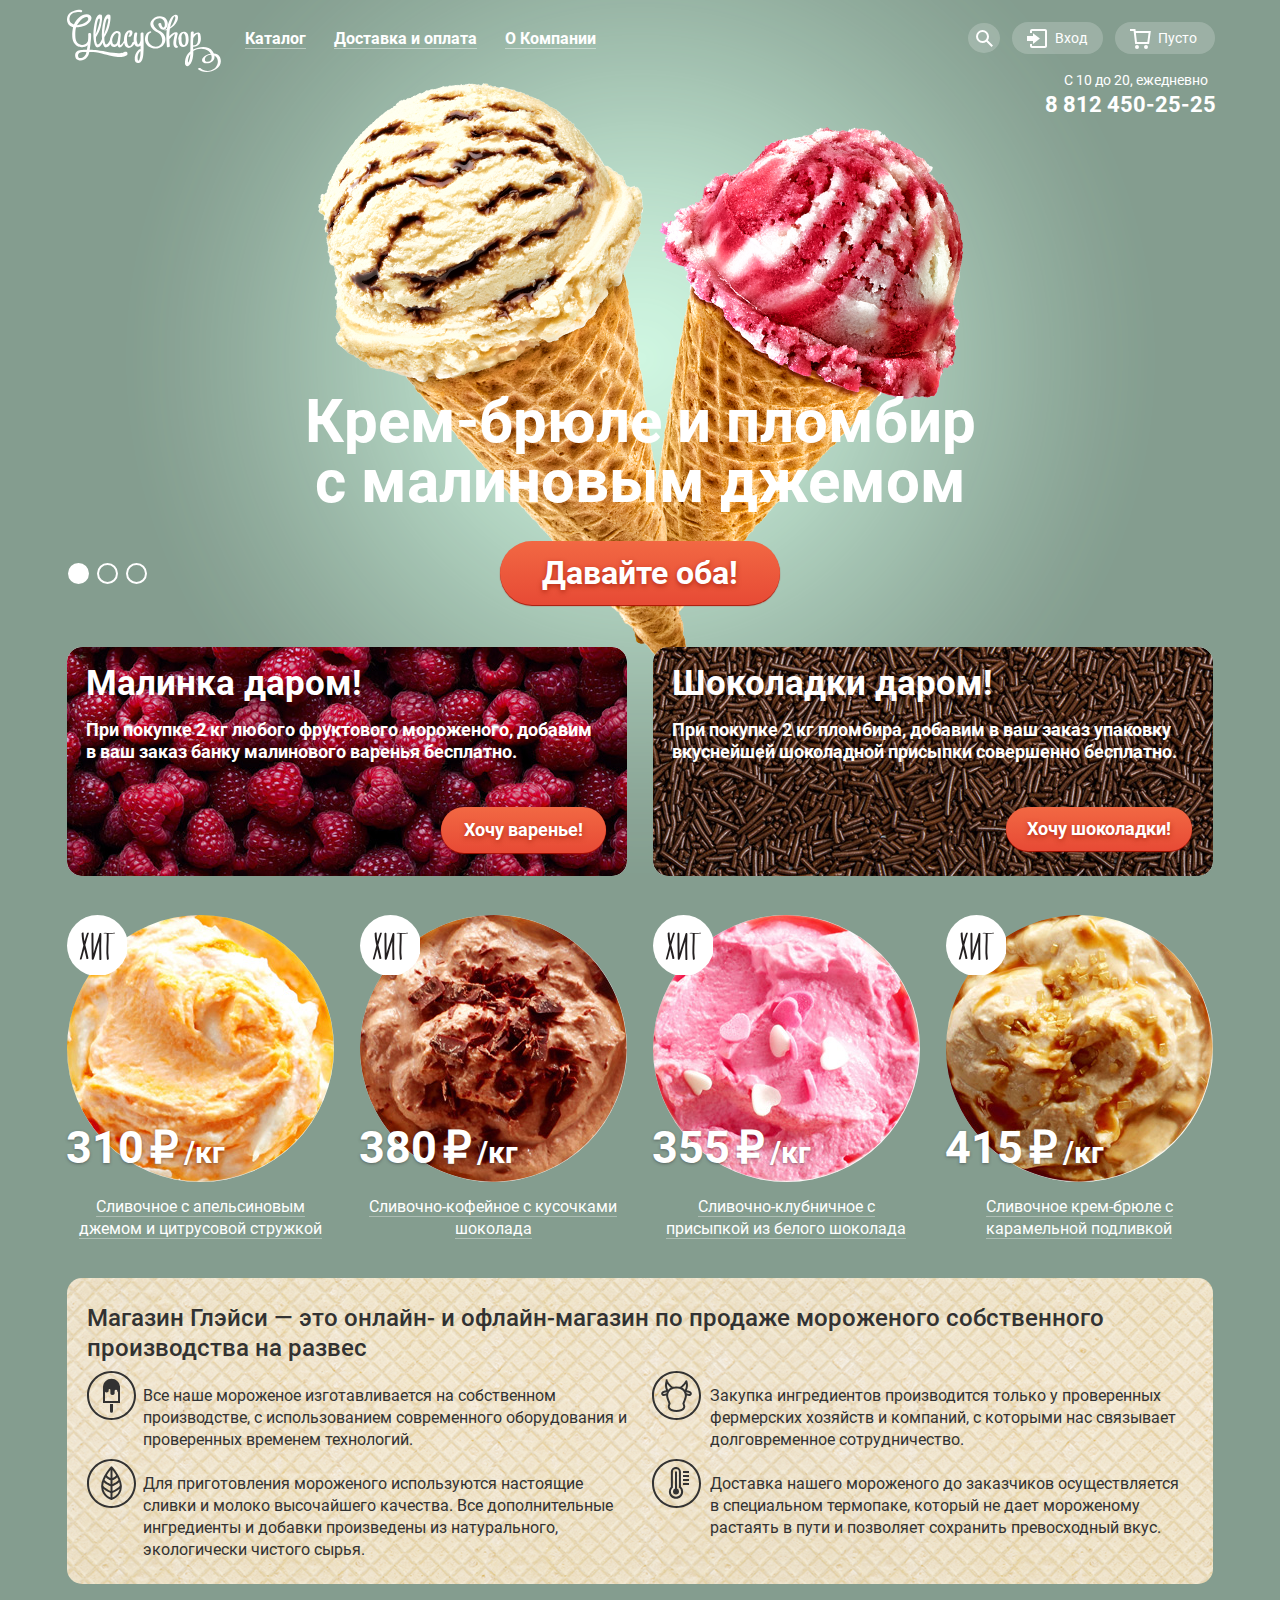
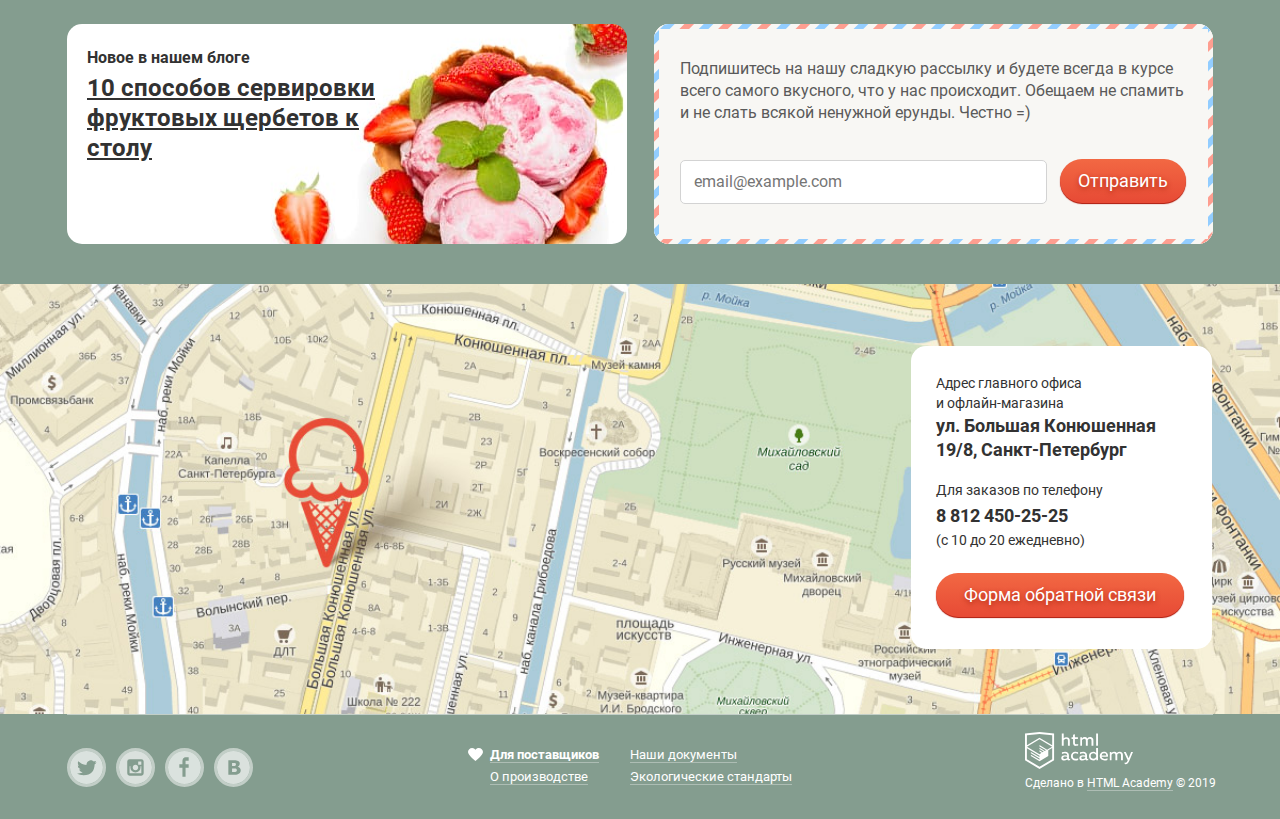
<file: index.html>
<!DOCTYPE html>
<html lang="ru">
  <head>
    <meta charset="utf-8">
    <title>HTML Academy: Глейси</title>
    <link rel="stylesheet" href="css/normalize.css">
    <link rel="stylesheet" href="css/style.min.css">
  </head>
  <body>
    <input class="visually-hidden" type="radio" id="product-1" name="toggle" checked>
    <input class="visually-hidden" type="radio" id="product-2" name="toggle">
    <input class="visually-hidden" type="radio" id="product-3" name="toggle">
    <div class="site-wrapper">
      <header class="main-header" aria-label="Шапка сайта">
        <nav class="main-navigation" aria-label="Навигация">
          <a  class="main-header-logo">
            <img src="img/index-logo.svg" width="154" height="64" alt="Логотип магазина 'Глейси'">
          </a>
          <div class="navigation-container">
            <ul class="site-navigation" aria-label="Навигация по сайту">
              <li class="navigation-item catalog-item">
                <a href="catalog.html" aria-label="Ссылка на каталог мороженного">
                  <span class="navigation-label">Каталог</span>
                </a>
                <ul class="subnavigation" aria-label="Новинки">
                  <li class="subnavigation-item">
                    <p>Новинки</p>
                  </li>
                  <li class="subnavigation-item">
                    <a href="catalog.html">Сливочное</a>
                  </li>
                  <li class="subnavigation-item">
                    <a href="#">Щербеты</a>
                  </li>
                  <li class="subnavigation-item">
                    <a href="#">Фруктовый лед</a>
                  </li>
                  <li class="subnavigation-item">
                    <a href="#">Мелорин</a>
                  </li>
                </ul>
              </li>
              <li class="navigation-item">
                <a href="delivery.html">
                  <span class="navigation-label" aria-label="Ссылка на страницу с информацией о доставке и оплате">Доставка и оплата</span>
                </a>
              </li>
              <li class="navigation-item">
                <a href="about.html" aria-label="Ссылка на страницу с информацией о компании">
                  <span class="navigation-label">О Компании</span>
                </a>
              </li>
            </ul>
            <ul class="user-navigation" aria-label="Пользовательская навигация">
              <li class="search-panel">
                <a class="search-button" href="#" aria-label="Кнопка поиска">
                  <span class="visually-hidden">Найти</span>
                  <svg xmlns="http://www.w3.org/2000/svg" xmlns:xlink="http://www.w3.org/1999/xlink" width="17" height="17" aria-label="Кнопка поиска" viewBox="0 0 17 17"><path fill="#FFF" d="M16.958 15.527L11.75 10.32A6.455 6.455 0 0 0 13 6.5 6.5 6.5 0 1 0 6.5 13a6.465 6.465 0 0 0 3.839-1.263l5.205 5.204 1.414-1.414zM6.5 11C4.019 11 2 8.981 2 6.5S4.019 2 6.5 2 11 4.019 11 6.5 8.981 11 6.5 11z"/></svg>
                </a>
                <ul class="search-field" aria-label="Панель поиска">
                  <li>
                    <h2 class="visually-hidden">Поиск</h2>
                    <form name="search" method="post" action="https://echo.htmlacademy.ru">
                      <input type="search" name="search-text" placeholder="Что ищем?" aria-label="Поиск по сайту">
                    </form>
                  </li>
                </ul>
              </li>
              <li class="login">
                <a class="login-button" href="user-login.html" aria-label="Кнопка вызова формы входа">Вход</a>
                <ul class="login-form">
                  <li>
                    <h2 class="visually-hidden">Личный кабинет</h2>
                    <form name="login" method="post" action="https://echo.htmlacademy.ru" aria-label="Форма входа на сайт">
                      <p class="login-item">
                        <label for="login-email" class="visually-hidden">Электронная почта</label>
                        <input type="email" name="login-email" id="login-email" placeholder="Электронная почта" required>
                      </p>
                      <p class="login-item">
                        <label for="login-password" class="visually-hidden">Пароль</label>
                        <input type="password" name="login-password" id="login-password" placeholder="Пароль" required>
                      </p>
                      <div class="links-wrapper">
                        <p class="links">
                          <a href="#" class="login-form-forgot">Забыли пароль?</a>
                          <a href="#" class="login-form-sin-up">Новая регистрация</a>
                        </p>
                        <button class="button login" type="submit">Войти</button>
                      </div>
                    </form>
                  </li>
                </ul>
              </li>
              <li class="cart empty-cart">
                <a class="cart-button" href="#" aria-label="Корзина">Пусто</a>
              </li>
            </ul>
          </div>
        </nav>
      </header>
      <main aria-label="Тело старницы">
        <div class="container" aria-label="Основная иформация">
          <section class="common-information">
            <h2 class="visually-hidden">Информация для клиентов</h2>
            <div class="user-info no-breadcrumbs">
              <div class="main-contacts"  aria-label="График работы и телефон магазина">
                <p> С 10 до 20, ежедневно </p>
                <p>
                  <a href="tel:+78124502525" aria-label="Телефон магазина"> 8 812 450-25-25</a>
                </p>
              </div>
            </div>
            <h1 class="visually-hidden">Интернет-магазин мороженого "Глейси"</h1>
            <section class="slider">
              <h2 class="visually-hidden">Наше мороженое</h2>
              <div class="slider-controls" aria-label="Управление слайдами">
                <label for="product-1">Первый</label>
                <label for="product-2">Второй</label>
                <label for="product-3">Третий</label>
              </div>
              <ul class="slider-list" aria-label="Слайды">
                <li class="slider-item slide" id="slide1">
                  <h3 class="slide-title">Крем-брюле и пломбир с малиновым джемом</h3>
                  <a class="button slide-button" href="#" aria-label="Купить">Давайте оба!</a>
                </li>
                <li class="slider-item slide" id="slide2">
                  <h3 class="slide-title">Шоколадный пломбир и лимонный сорбет</h3>
                  <a class="button slide-button" href="#" aria-label="Купить">Давайте оба!</a>
                </li>
                <li class="slider-item slide" id="slide3">
                  <h3 class="slide-title">Пломбир с помадкой и клубничный щербет</h3>
                  <a class="button slide-button" href="#" aria-label="Купить">Давайте оба!</a>
                </li>
              </ul>
            </section>
          </section>
          <section class="spetial-offer">
            <h2 class="visually-hidden">Специальное предложение</h2>
            <div class="spetial-offer-raspberries" aria-label="Первое специальное предложение">
              <p class="offer-lead">Малинка даром!</p>
              <p>При покупке 2 кг любого фруктового мороженого, добавим в ваш заказ банку малинового варенья бесплатно.</p>
              <a href="#" class="button want-raspberies" aria-label="Купить">Хочу варенье!</a>
            </div>
            <div class="spetial-offer-chocolate">
              <p class="offer-lead">Шоколадки даром!</p>
              <p>При покупке 2 кг пломбира, добавим в ваш заказ упаковку вкуснейшей шоколадной присыпки совершенно бесплатно.</p>
              <a href="#" class="button want-chocolate" aria-label="Купить">Хочу шоколадки!</a>
            </div>
          </section>
          <section class="hits">
            <h2 class="visually-hidden">Лучшие предложения</h2>
            <ul class="catalog" aria-label="Каталог лучших предложений">
              <li class="ice-cream-card best-offers">
                <img class="ice-cream-img" src="img/product-1.jpg" width="267" height="267" alt="Сливочное с апельсиновым джемом и цитрусовой стружкой">
                <p class="price">
                  <span class="value">310 &#8381;</span>
                  <span class="weight">/кг</span>
                </p>
                <p class="description">
                  <a href="#">Сливочное с апельсиновым джемом и цитрусовой стружкой</a>
                </p>
                <a href="#" class="button fast-view" aria-label="Ссылка на страницу товара"> Быстрый просмотр</a>
              </li>
              <li class="ice-cream-card best-offers">
                <img class="ice-cream-img" src="img/product-2.jpg" width="267" height="267" alt="Сливочно-кофейное с кусочками шоколада">
                <p class="price">
                  <span class="value">380 &#8381;</span>
                  <span class="weight">/кг</span>
                </p>
                <p class="description">
                  <a href="#">Сливочно-кофейное с кусочками шоколада</a>
                </p>
                <a href="#" class="button fast-view" aria-label="Ссылка на страницу товара"> Быстрый просмотр</a>
              </li>
              <li class="ice-cream-card best-offers">
                <img class="ice-cream-img" src="img/product-3.jpg" width="267" height="267" alt="Сливочно-клубничное с присыпкой из белого шоколада">
                <p class="price">
                  <span class="value">355 &#8381;</span>
                  <span class="weight">/кг</span>
                </p>
                <p class="description">
                  <a href="#">Сливочно-клубничное с присыпкой из белого шоколада</a>
                </p>
                <a href="#" class="button fast-view" aria-label="Ссылка на страницу товара"> Быстрый просмотр</a>
              </li>
              <li class="ice-cream-card best-offers">
                <img class="ice-cream-img" src="img/product-4.jpg" width="267" height="267" alt="Сливочное крем-брюле с карамельной подливкой">
                <p class="price">
                  <span class="value">415 &#8381;</span>
                  <span class="weight">/кг</span>
                </p>
                <p class="description">
                  <a href="#">Сливочное крем-брюле с карамельной подливкой</a>
                </p>
                <a href="#" class="button fast-view" aria-label="Ссылка на страницу товара"> Быстрый просмотр</a>
              </li>
            </ul>
          </section>
          <section class="advantages">
            <h2 class="visually-hidden">Наши преимущества</h2>
            <p class="advantages-lead" >Магазин Глэйси — это онлайн- и офлайн-магазин по продаже мороженого собственного производства на развес</p>
            <ul class="advantages-list">
              <li class="first" >
                <p>Все наше мороженое изготавливается на собственном производстве, с использованием современного оборудования и проверенных временем технологий.</p>
              </li>
              <li class="second">
                <p>Закупка ингредиентов  производится только у проверенных фермерских хозяйств и компаний, с которыми нас связывает долговременное сотрудничество.</p>
              </li>
              <li class="third">
                <p>  Для приготовления мороженого используются настоящие сливки и молоко высочайшего качества. Все дополнительные ингредиенты и добавки произведены из натурального, экологически чистого сырья.</p>
              </li>
              <li class="fourth">
                <p>Доставка нашего мороженого до заказчиков осуществляется в специальном термопаке, который не дает мороженому растаять в пути и позволяет сохранить превосходный вкус.</p>
              </li>
            </ul>
          </section>
          <section class="useful-information">
            <h2 class="visually-hidden">Полезная информация</h2>
            <article class="news">
              <h3>Новое в нашем блоге</h3>
              <a href="#" class="more-information">10 способов сервировки фруктовых щербетов к столу</a>
            </article>
            <div class="subscribe-form" >
              <p>
                Подпишитесь на нашу сладкую рассылку и будете всегда в курсе всего самого
                вкусного, что у нас происходит. Обещаем не спамить и не слать всякой
                ненужной ерунды. Честно =)
              </p>
              <form name="subscribe" method="post" action="https://echo.htmlacademy.ru" aria-label="Форма подписки на рассылку">
                <label for="subscribe-email" class="visually-hidden">Электронная почта</label>
                <input type="email" name="subscribe-email" id="subscribe-email" placeholder="email@example.com" required>
                <button type="submit" class="button subscribe-button" name="subscribe-submit">Отправить</button>
              </form>
            </div>
          </section>
        </div>
        <section class="map">
          <h2 class="visually-hidden">Как нас найти</h2>
          <div class="map-inner" aria-label="Интерактивная карта Google">
            <iframe src="https://www.google.com/maps/embed?pb=!1m18!1m12!1m3!1d1998.598942412403!2d30.320894616187918!3d59.938796869047835!2m3!1f0!2f0!3f0!3m2!1i1024!2i768!4f13.1!3m3!1m2!1s0x4696310fca5ba729%3A0xea9c53d4493c879f!2z0JHQvtC70YzRiNCw0Y8g0JrQvtC90Y7RiNC10L3QvdCw0Y8g0YPQuy4sIDE5LCDQodCw0L3QutGCLdCf0LXRgtC10YDQsdGD0YDQsywgMTkxMTg2!5e0!3m2!1sru!2sru!4v1511716025084"  height="430" style="border:0; width:100%;" allowfullscreen></iframe>
          </div>
          <div class="map-wrapper">
            <div class="map-legend">
              <p class="map-legend-address">
                Адрес главного офиса <br> и офлайн-магазина
                <strong>ул. Большая Конюшенная 19/8, Санкт-Петербург</strong>
              </p>
              <p class="map-legend-contacts">
                Для заказов по телефону
                <a href="tel:+78124502525"> 8 812 450-25-25</a>
                (с 10 до 20 ежедневно)
              </p>
              <a href="feedback.html" class="button callback-form-button">Форма обратной связи</a>
            </div>
          </div>
        </section>
      </main>
      <footer class="main-footer" aria-label="Подвал сайта">
        <div class="social-wrapper" aria-label="Социальные сети">
          <ul class="footer-social">
            <li class="twitter">
              <a class="social-button" href="#">
                <span class="social twitter visually-hidden">Twitter</span>
                <svg xmlns="http://www.w3.org/2000/svg" width="34" height="34" viewBox="0 0 33 33"><path class="icon-path" d="M16 0C7.164 0 0 7.164 0 16c0 8.837 7.164 16 16 16 8.837 0 16-7.163 16-16 0-8.836-7.163-16-16-16zm7.944 12.809c-.251 6.516-3.463 10.832-10.992 10.702h-.486c-.447 0-4.543-.443-5.344-1.823 2.479.19 4.247-.406 5.12-1.136-1.048-.289-2.923-.461-3.251-2.848.384.104.618.221 1.299.113-1.307-.824-2.758-1.519-2.679-3.643.311.317 1.164.518 1.46.457-.768-.233-2.149-3.244-.974-4.781 1.984 1.79 4.075 3.482 7.804 3.643.227-2.214 1.24-3.699 3.168-4.325 1.84-.479 3.255.26 3.901 1.138.737-.224 1.453-.466 2.193-.685-.004.833-.569 1.463-.935 1.709.747.165 1.423-.475 1.423-.475-.184.963-1.094 1.725-1.707 1.954z"/></svg>
              </a>
            </li>
            <li class="insta">
              <a class="social-button" href="#">
                <span class="social insta visually-hidden">Instagramm</span>
                <svg xmlns="http://www.w3.org/2000/svg" width="34" height="34" viewBox="0 0 33 33"><g class="icon-path"><path d="M20.916 16a4.938 4.938 0 1 1-9.877 0c0-.394.051-.773.138-1.14h-.897v6.838h11.396V14.86h-.897c.086.367.137.746.137 1.14z"/><path d="M15.978 18.659c1.466 0 2.659-1.193 2.659-2.659s-1.193-2.659-2.659-2.659c-1.466 0-2.659 1.193-2.659 2.659s1.192 2.659 2.659 2.659zM18.637 10.302h3.039v3.039h-3.039z"/><path d="M16 0C7.164 0 0 7.164 0 16c0 8.837 7.164 16 16 16 8.837 0 16-7.163 16-16 0-8.836-7.163-16-16-16zm7.955 21.698a2.285 2.285 0 0 1-2.279 2.279H10.279A2.285 2.285 0 0 1 8 21.698V10.302a2.286 2.286 0 0 1 2.279-2.279h11.396a2.286 2.286 0 0 1 2.279 2.279v11.396z"/></g></svg>
              </a>
            </li>
            <li class="fb">
              <a class="social-button" href="#">
                <span class="social facebook visually-hidden">Facebook</span>
                <svg xmlns="http://www.w3.org/2000/svg" width="34" height="34" viewBox="0 0 33 33"><path class="icon-path" d="M16 0C7.164 0 0 7.163 0 16s7.164 16 16 16c8.837 0 16-7.164 16-16S24.837 0 16 0zm4.062 9.455h-3.021v3.444h3.021v3.445h-3.021v8.61H14.02v-8.61H11v-3.445h3.021V9.455c0-1.902 1.353-3.445 3.021-3.445h3.021v3.445z"/></svg>
              </a>
            </li>
            <li class="vk">
              <a class="social-button" href="#">
                <span class="social vk visually-hidden">Вконтакте</span>
                <svg xmlns="http://www.w3.org/2000/svg" width="34" height="34" viewBox="0 0 33 33"><g class="icon-path"><path d="M16.637 14.495c.402-.019.719-.082.951-.188.326-.145.54-.33.641-.559.101-.229.15-.496.15-.797 0-.232-.058-.465-.174-.697-.116-.232-.322-.405-.617-.517-.264-.1-.592-.155-.984-.165a76.242 76.242 0 0 0-1.652-.014h-.339v2.965h.565c.571 0 1.057-.009 1.459-.028zM18.118 17.084c-.282-.081-.672-.125-1.166-.132a127.97 127.97 0 0 0-1.55-.009h-.79v3.493h.264c1.014 0 1.74-.003 2.18-.009a3.2 3.2 0 0 0 1.212-.245c.377-.157.633-.364.774-.625s.214-.562.214-.9c0-.446-.088-.788-.261-1.03-.17-.241-.464-.423-.877-.543z"/><path d="M16 0C7.164 0 0 7.164 0 16c0 8.837 7.164 16 16 16 8.837 0 16-7.163 16-16 0-8.836-7.163-16-16-16zm6.602 20.531a3.73 3.73 0 0 1-1.124 1.327c-.552.415-1.161.71-1.823.886s-1.501.264-2.519.264h-6.121V8.987h5.443c1.13 0 1.957.038 2.48.113a5.126 5.126 0 0 1 1.561.5c.533.27.929.632 1.189 1.087.26.455.392.975.392 1.558 0 .678-.179 1.278-.536 1.795-.358.518-.863.92-1.517 1.208v.075c.917.182 1.642.559 2.179 1.13.537.571.807 1.325.807 2.261 0 .678-.138 1.283-.411 1.817z"/></g></svg>
              </a>
            </li>
          </ul>
        </div>
        <div class="documents-wrapper" aria-label="Полезные ссылки">
          <ul class="footer-documents left">
            <li><a href="#" class="bold-href">Для поставщиков</a></li>
            <li><a href="#">О производстве</a></li>
          </ul>
          <ul class="footer-documents right">
            <li><a href="#">Наши документы</a></li>
            <li><a href="#">Экологические стандарты</a></li>
          </ul>
        </div>
        <div class="footer-copyright" aria-label="Авторские права">
          <a href="https://htmlacademy.ru/intensive/htmlcss" class="logo-href">
            <img src="img/logo-htmlacademy.svg" width="108" height="39" alt="Логотип HTMLAcademy">
          </a>
          <p>Сделано в <a class="copyright" href="https://htmlacademy.ru/intensive/htmlcss" aria-label="Ссылка на сайт HTMLAcademy">HTML Academy</a> &copy; 2019</p>
        </div>
      </footer>
    </div>
    <div class="modal-mask">
      <section class="modal modal-callback">
        <h2>Мы обязательно вам ответим!</h2>
        <form class="callback" name="callback" method="post" action="https://echo.htmlacademy.ru">
          <p class="callback-item">
            <label for="callback-name" class="visually-hidden">Как вас зовут?</label>
            <input type="text" name="callback-name" id="callback-name" placeholder="Имя Фамилия">
          </p>
          <p class="callback-item">
            <label for="callback-email" class="visually-hidden">Ваша почта для ответа?</label>
            <input type="email" name="callback-email" id="callback-email" placeholder="email@example.com" aria-label="Ваш e-mail">
          </p>
          <textarea name="callnack-message" rows="8" cols="80" placeholder="В свободной форме"></textarea>
          <button class="button callback-submit" type="submit">Отправить</button>
        </form>
        <button class="modal-close" type="button">Закрыть</button>
      </section>
    </div>
    <script src="js/script.min.js"></script>
  </body>
</html>
</file>
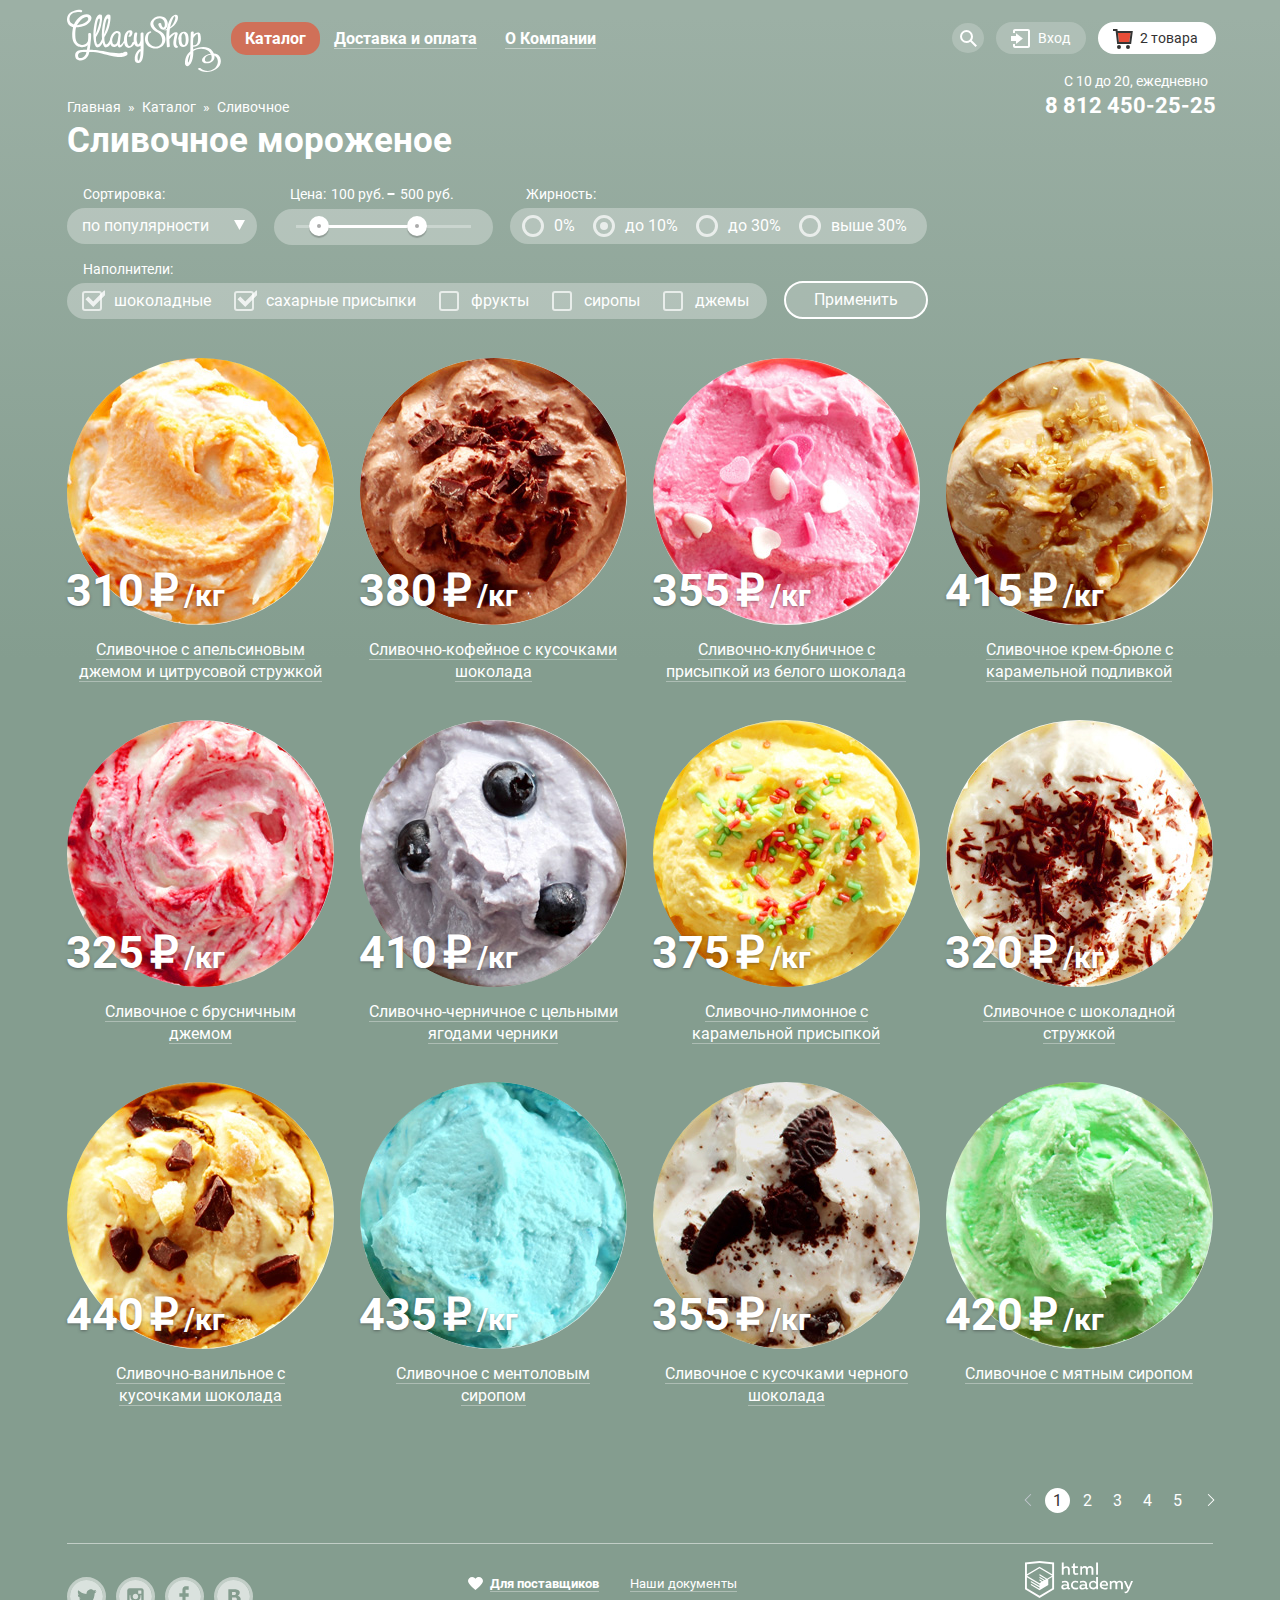
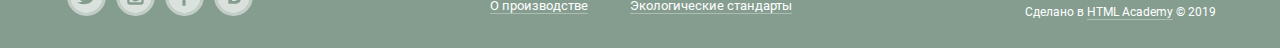
<file: catalog.html>
<!DOCTYPE html>
<html lang="ru">
  <head>
    <meta charset="utf-8">
    <title>HTML Academy: Глейси</title>
    <link rel="stylesheet" href="css/normalize.css">
    <link rel="stylesheet" href="css/style.min.css">
  </head>
  <body>
    <div class="site-wrapper catalog-page">
      <header class="main-header" aria-label="Шапка сайта">
        <nav class="main-navigation" aria-label="Навигация">
          <a class="main-header-logo catalog-logo" href="index.html"  aria-label="Переход на главную страницу">
            <img src="img/index-logo.svg" width="154" height="64" alt="Логотип магазина 'Глейси'">
          </a>
          <div class="navigation-container catalog-navigation">
            <ul class="site-navigation" aria-label="Навигация по сайту">
              <li class="navigation-item catalog-item">
                <a class="active" href="catalog.html" aria-label="Ссылка на каталог мороженного">
                  <span class="navigation-label">Каталог</span>
                </a>
                <ul class="subnavigation" aria-label="Новинки">
                  <li class="subnavigation-item">
                    <p>Новинки</p>
                  </li>
                  <li class="subnavigation-item">
                    <a class="active" href="catalog.html">Сливочное</a>
                  </li>
                  <li class="subnavigation-item">
                    <a href="#">Щербеты</a>
                  </li>
                  <li class="subnavigation-item">
                    <a href="#">Фруктовый лед</a>
                  </li>
                  <li class="subnavigation-item">
                    <a href="#">Мелорин</a>
                  </li>
                </ul>
              </li>
              <li class="navigation-item">
                <a href="delivery.html">
                  <span class="navigation-label" aria-label="Ссылка на страницу с информацией о доставке и оплате">Доставка и оплата</span>
                </a>
              </li>
              <li class="navigation-item">
                <a href="about.html">
                  <span class="navigation-label" aria-label="Ссылка на страницу с информацией о компании">О Компании</span>
                </a>
              </li>
            </ul>
            <ul class="user-navigation" aria-label="Пользовательская навигация">
              <li class="search-panel">
                <a class="search-button" href="#" aria-label="Кнопка поиска">
                  <span class="visually-hidden">Найти</span>
                  <svg xmlns="http://www.w3.org/2000/svg" xmlns:xlink="http://www.w3.org/1999/xlink" width="17" height="17" aria-label="Кнопка поиска" viewBox="0 0 17 17"><path fill="#FFF" d="M16.958 15.527L11.75 10.32A6.455 6.455 0 0 0 13 6.5 6.5 6.5 0 1 0 6.5 13a6.465 6.465 0 0 0 3.839-1.263l5.205 5.204 1.414-1.414zM6.5 11C4.019 11 2 8.981 2 6.5S4.019 2 6.5 2 11 4.019 11 6.5 8.981 11 6.5 11z"/></svg>
                </a>
                <ul class="search-field" aria-label="Панель поиска">
                  <li>
                    <h2 class="visually-hidden">Поиск</h2>
                    <form name="search" method="post" action="https://echo.htmlacademy.ru">
                      <input type="search" name="search-text" placeholder="Что ищем?" aria-label="Поиск по сайту">
                    </form>
                  </li>
                </ul>
              </li>
              <li class="login">
                <a class="login-button" href="user-login.html" aria-label="Кнопка вызова формы входа">Вход</a>
                <ul class="login-form">
                  <li>
                    <h2 class="visually-hidden">Личный кабинет</h2>
                    <form name="login" method="post" action="https://echo.htmlacademy.ru" aria-label="Форма входа на сайт">
                      <p class="login-item">
                        <label for="login-email" class="visually-hidden">Электронная почта</label>
                        <input type="email" name="login-email" id="login-email" placeholder="Электронная почта" required>
                      </p>
                      <p class="login-item">
                        <label for="login-password" class="visually-hidden">Пароль</label>
                        <input type="password" name="login-password" id="login-password" placeholder="Пароль" required>
                      </p>
                      <div class="links-wrapper">
                        <p class="links">
                          <a href="#" class="login-form-forgot">Забыли пароль?</a>
                          <a href="#" class="login-form-sin-up">Новая регистрация</a>
                        </p>
                        <button class="button login" type="submit">Войти</button>
                      </div>
                    </form>
                  </li>
                </ul>
              </li>
              <li class="cart fill-cart">
                <a class="cart-button" href="#" aria-label="Корзина">2 товара</a>
                <ul class="cart-content">
                  <li>
                    <h2 class="visually-hidden">Корзина</h2>
                    <ul class="сart-table">
                      <li class="cart-item">
                        <button class="delete-cart-item" type="button">Удалить</button>
                        <a href="catalog-item.html">
                          <img class="cart-item-img" src="img/orange.jpg" width="32" height="32" alt="Пломбир с апельсиновым джемом">
                          <span class="cart-item-title">Пломбир с апельсиновым джемом</span>
                        </a>
                        <span class="cart-item-cost">1,5 кг x <b>200 руб</b></span>
                        <span class="cart-item-price">300 руб</span>
                      </li>
                      <li class="cart-item last-cart-item">
                        <button class="delete-cart-item" type="button">Удалить</button>
                        <a href="catalog-item.html">
                          <img class="cart-item-img" src="img/strawberry.jpg" width="32" height="32" alt="Клубничный пломбир с присыпкой  из белого шоколада">
                          <span class="cart-item-title">Клубничный пломбир с присыпкой  из белого шоколада</span>
                        </a>
                        <span class="cart-item-cost">1,5 кг x <b>300 руб</b></span>
                        <span class="cart-item-price">450 руб</span>
                      </li>
                      <li class="cart-item cart-cost">
                        <span>Итого: 750 руб</span>
                      </li>
                    </ul>
                    <a class="button cart-order-button" href="#">Оформить заказ</a>
                  </li>
                </ul>
              </li>
            </ul>
        </div>
        </nav>
      </header>
      <main class="container" aria-label="Тело старницы">
        <div class="user-info has-breadcrumbs" aria-label="Навигационная цепочка">
          <ul class="breadcrumbs">
            <li class="crumb">
              <a href="index.html">Главная </a>
            </li>
            <li class="crumb">
              &#187;
            </li>
            <li class="crumb">
              <a href="catalog.html">Каталог </a>
            </li>
            <li class="crumb">
              &#187;
            </li>
            <li class="crumb crumb-active">
              Сливочное
            </li>
          </ul>
          <div class="main-contacts" aria-label="График работы и телефон магазина">
            <p>С 10 до 20, ежедневно</p>
            <p><a href="tel:+78124502525">8 812 450-25-25</a></p>
          </div>
        </div>
        <h1>Сливочное мороженое</h1>
        <section class="filters">
          <h2 class="visually-hidden">Фильтры поиска</h2>
          <form name="filters" method="post" action="https://echo.htmlacademy.ru" aria-label="Форма с фильтрами">
            <div class="filters-first-row">
              <fieldset class="sotring">
                <legend>Сортировка:</legend>
                <div class="filters-background select">
                  <select class="filters-sorting" id="filters-sorting" name="filters-sorting">
                    <option value="popularity">по популярности</option>
                    <option value="cheaper-first">сначала недорогие</option>
                    <option value="expensive-first">сначала дорогие</option>
                    <option value="fat">по жирности</option>
                  </select>
                  <svg class="icon-down" xmlns="http://www.w3.org/2000/svg" width="11" height="10" viewBox="0 0 11 10"><path fill="#ffffff" d="M5.5 10L0 0h11"/></svg>
                </div>
              </fieldset>
              <fieldset class="ranges">
                <legend class="price-controls">
                  <span class="range-label">Цена:</span>
                    <label class="min-price"><input type="text" name="min-price" value="100 руб."></label>
                    <label class="max-price"><input type="text" name="max-price" value="500 руб."></label>
                </legend>
                <div class="filters-background">
                  <div class="range-controls" aria-label="Ползунок">
                    <div class="scale">
                      <div class="bar"></div>
                    </div>
                    <button type="button" class="range-toggle range-toggle-min"></button>
                    <button type="button" class="range-toggle range-toggle-max"></button>
                  </div>
                </div>
              </fieldset>
              <fieldset class="fat-level">
                <legend>Жирность:</legend>
                <div class="filters-background">
                  <ul>
                    <li class="filter-option">
                      <input class="radio-filter" type="radio" id="fat-0" name="filters-fat" value="0">
                      <label for="fat-0" tabindex="0">0%</label>
                    </li>
                    <li class="filter-option">
                      <input class="radio-filter" type="radio" id="fat-10" name="filters-fat" value="10" checked>
                      <label for="fat-10" tabindex="0">до 10%</label>
                    </li>
                    <li class="filter-option">
                      <input class="radio-filter" type="radio" id="fat-30" name="filters-fat" value="30">
                      <label for="fat-30" tabindex="0">до 30%</label>
                    </li>
                    <li class="filter-option">
                      <input class="radio-filter" type="radio" id="fat-30-more" name="filters-fat" value="30-more">
                      <label for="fat-30-more" tabindex="0">выше 30%</label>
                    </li>
                  </ul>
                </div>
              </fieldset>
            </div>
            <div class="filters-second-row">
              <fieldset class="fillers">
                <legend>Наполнители:</legend>
                <div class="filters-background">
                  <ul>
                    <li class="filter-option checklist">
                      <input class=" checkbox-filter" type="checkbox" id="fillers-chocolate" name="filters-fillers" value="chocolate" checked>
                      <label for="fillers-chocolate" tabindex="0">шоколадные</label>
                    </li>
                    <li class="filter-option checklist">
                      <input class="checkbox-filter" type="checkbox" id="fillers-shugar" name="filters-fillers" value="shugar" checked>
                      <label for="fillers-shugar" tabindex="0">сахарные присыпки</label>
                    </li>
                    <li class="filter-option checklist">
                      <input class="checkbox-filter" type="checkbox" id="fillers-fruit" name="filters-fillers" value="fruit">
                      <label for="fillers-fruit" tabindex="0">фрукты</label>
                    </li>
                    <li class="filter-option checklist">
                      <input class="checkbox-filter" type="checkbox" id="fillers-syrup" name="filters-fillers" value="syrup">
                      <label for="fillers-syrup" tabindex="0">сиропы</label>
                    </li>
                    <li class="filter-option checklist">
                      <input class="checkbox-filter" type="checkbox" id="fillers-jam" name="filters-fillers" value="jam">
                      <label for="fillers-jam" tabindex="0">джемы</label>
                    </li>
                  </ul>
                </div>
              </fieldset>
              <button class="filters-submit" type="submit"> Применить</button>
            </div>
          </form>
        </section>
        <section class="results">
          <h2 class="visually-hidden">Список сливочного мороженого</h2>
          <ul class="catalog ice-cream-list" >
            <li class="ice-cream-card">
              <img class="ice-cream-img" src="img/product-1.jpg" width="267" height="267" alt="Сливочное с апельсиновым джемом и цитрусовой стружкой">
              <p class="price">
                <span class="value">310 &#8381;</span>
                <span class="weight">/кг</span>
              </p>
              <p class="description">
                <a href="#">Сливочное с апельсиновым джемом и цитрусовой стружкой</a>
              </p>
              <a href="#" class="button fast-view">Быстрый просмотр</a>
            </li>
            <li class="ice-cream-card">
              <img class="ice-cream-img" src="img/product-2.jpg" width="267" height="267" alt="Сливочно-кофейное с кусочками шоколада">
              <p class="price">
                <span class="value">380 &#8381;</span>
                <span class="weight">/кг</span>
              </p>
              <p class="description">
                <a href="#">Сливочно-кофейное с кусочками шоколада</a>
              </p>
              <a href="#" class="button fast-view">Быстрый просмотр</a>
            </li>
            <li class="ice-cream-card">
              <img class="ice-cream-img" src="img/product-3.jpg" width="267" height="267" alt="Сливочно-клубничное с присыпкой из белого шоколада">
              <p class="price">
                <span class="value">355 &#8381;</span>
                <span class="weight">/кг</span>
              </p>
              <p class="description">
                <a href="#">Сливочно-клубничное с присыпкой из белого шоколада</a>
              </p>
              <a href="#" class="button fast-view">Быстрый просмотр</a>
            </li>
            <li class="ice-cream-card">
              <img class="ice-cream-img" src="img/product-4.jpg" width="267" height="267" alt="Сливочное крем-брюле с карамельной подливкой">
              <p class="price">
                <span class="value">415 &#8381;</span>
                <span class="weight">/кг</span>
              </p>
              <p class="description">
                <a href="#">Сливочное крем-брюле с карамельной подливкой</a>
              </p>
              <a href="#" class="button fast-view">Быстрый просмотр</a>
            </li>

            <li class="ice-cream-card">
              <img class="ice-cream-img" src="img/product-5.jpg" width="267" height="267" alt="Сливочное с брусничным джемом">
              <p class="price">
                <span class="value">325 &#8381;</span>
                <span class="weight">/кг</span>
              </p>
              <p class="description">
                <a href="#">Сливочное с брусничным джемом</a>
              </p>
              <a href="#" class="button fast-view">Быстрый просмотр</a>
            </li>
            <li class="ice-cream-card">
              <img class="ice-cream-img" src="img/product-6.jpg" width="267" height="267" alt="Сливочно-черничное с цельными ягодами черники">
              <p class="price">
                <span class="value">410 &#8381;</span>
                <span class="weight">/кг</span>
              </p>
              <p class="description">
                <a href="#">Сливочно-черничное с цельными ягодами черники</a>
              </p>
              <a href="#" class="button fast-view">Быстрый просмотр</a>
            </li>
            <li class="ice-cream-card">
              <img class="ice-cream-img" src="img/product-7.jpg" width="267" height="267" alt="Сливочно-лимонное с карамельной присыпкой">
              <p class="price">
                <span class="value">375 &#8381;</span>
                <span class="weight">/кг</span>
              </p>
              <p class="description">
                <a href="#">Сливочно-лимонное с карамельной присыпкой</a>
              </p>
              <a href="#" class="button fast-view">Быстрый просмотр</a>
            </li>
            <li class="ice-cream-card">
              <img class="ice-cream-img" src="img/product-8.jpg" width="267" height="267" alt="Сливочное с шоколадной стружкой">
              <p class="price">
                <span class="value">320 &#8381;</span>
                <span class="weight">/кг</span>
              </p>
              <p class="description">
                <a href="#">Сливочное с шоколадной стружкой</a>
              </p>
              <a href="#" class="button fast-view">Быстрый просмотр</a>
            </li>
            <li class="ice-cream-card">
              <img class="ice-cream-img" src="img/product-9.jpg" width="267" height="267" alt="Сливочно-ванильное с кусочками шоколада">
              <p class="price">
                <span class="value">440 &#8381;</span>
                <span class="weight">/кг</span>
              </p>
              <p class="description">
                <a href="#">Сливочно-ванильное с кусочками шоколада</a>
              </p>
              <a href="#" class="button fast-view">Быстрый просмотр</a>
            </li>
            <li class="ice-cream-card">
              <img class="ice-cream-img" src="img/product-10.jpg" width="267" height="267" alt="Сливочное с ментоловым сиропом">
              <p class="price">
                <span class="value">435 &#8381;</span>
                <span class="weight">/кг</span>
              </p>
              <p class="description">
                <a href="#">Сливочное с ментоловым сиропом</a>
              </p>
              <a href="#" class="button fast-view">Быстрый просмотр</a>
            </li>
            <li class="ice-cream-card">
              <img class="ice-cream-img" src="img/product-11.jpg" width="267" height="267" alt="Сливочное с кусочками черного шоколада">
              <p class="price">
                <span class="value">355 &#8381;</span>
                <span class="weight">/кг</span>
              </p>
              <p class="description">
                <a href="#">Сливочное с кусочками черного шоколада</a>
              </p>
              <a href="#" class="button fast-view">Быстрый просмотр</a>
            </li>
            <li class="ice-cream-card">
              <img class="ice-cream-img" src="img/product-12.jpg" width="267" height="267" alt="Сливочное с мятным сиропом мороженное">
              <p class="price">
                <span class="value">420 &#8381;</span>
                <span class="weight">/кг</span>
              </p>
              <p class="description">
                <a href="#">Сливочное с мятным сиропом</a>
              </p>
              <a href="#" class="button fast-view">Быстрый просмотр</a>
            </li>
          </ul>
          <ul class="pagination-list" aria-label="Нумерация страниц">
            <li class="pagination-item" >
              <a class="prev_page disabled" href="#" aria-label="Предыдущая страница">
                <svg xmlns="http://www.w3.org/2000/svg" width="8" height="12" viewBox="0 0 8 12"><path fill="#C1C6CE" d="M7.237 5.642L1.729.133a.506.506 0 1 0-.716.716L6.163 6l-5.151 5.15a.507.507 0 0 0 .716.717l5.509-5.509a.504.504 0 0 0 0-.716z"/></svg>
              </a>
            </li>
            <li class="pagination-item active">
              <a href="#">1</a>
            </li>
            <li class="pagination-item">
              <a href="#">2</a>
            </li>
            <li class="pagination-item">
              <a href="#">3</a>
            </li>
            <li class="pagination-item">
              <a href="#">4</a>
            </li>
            <li class="pagination-item">
              <a href="#">5</a>
            </li>
            <li class="pagination-item">
              <a class="next_page" href="#" aria-label="Следующая страница">
                <svg xmlns="http://www.w3.org/2000/svg" width="8" height="12" viewBox="0 0 8 12"><path fill="#fff" d="M7.237 5.642L1.729.133a.506.506 0 1 0-.716.716L6.163 6l-5.151 5.15a.507.507 0 0 0 .716.717l5.509-5.509a.504.504 0 0 0 0-.716z"/></svg>
              </a>
            </li>
          </ul>
        </section>
      </main>
      <footer class="main-footer" aria-label="Подвал сайта">
        <div class="social-wrapper" aria-label="Социальные сети">
          <ul class="footer-social">
            <li class="twitter">
              <a class="social-button" href="#">
                <span class="social twitter visually-hidden">Twitter</span>
                <svg xmlns="http://www.w3.org/2000/svg" width="34" height="34" viewBox="0 0 33 33"><path class="icon-path" d="M16 0C7.164 0 0 7.164 0 16c0 8.837 7.164 16 16 16 8.837 0 16-7.163 16-16 0-8.836-7.163-16-16-16zm7.944 12.809c-.251 6.516-3.463 10.832-10.992 10.702h-.486c-.447 0-4.543-.443-5.344-1.823 2.479.19 4.247-.406 5.12-1.136-1.048-.289-2.923-.461-3.251-2.848.384.104.618.221 1.299.113-1.307-.824-2.758-1.519-2.679-3.643.311.317 1.164.518 1.46.457-.768-.233-2.149-3.244-.974-4.781 1.984 1.79 4.075 3.482 7.804 3.643.227-2.214 1.24-3.699 3.168-4.325 1.84-.479 3.255.26 3.901 1.138.737-.224 1.453-.466 2.193-.685-.004.833-.569 1.463-.935 1.709.747.165 1.423-.475 1.423-.475-.184.963-1.094 1.725-1.707 1.954z"/></svg>
              </a>
            </li>
            <li class="insta">
              <a class="social-button" href="#">
                <span class="social insta visually-hidden">Instagramm</span>
                <svg xmlns="http://www.w3.org/2000/svg" width="34" height="34" viewBox="0 0 33 33"><g class="icon-path"><path d="M20.916 16a4.938 4.938 0 1 1-9.877 0c0-.394.051-.773.138-1.14h-.897v6.838h11.396V14.86h-.897c.086.367.137.746.137 1.14z"/><path d="M15.978 18.659c1.466 0 2.659-1.193 2.659-2.659s-1.193-2.659-2.659-2.659c-1.466 0-2.659 1.193-2.659 2.659s1.192 2.659 2.659 2.659zM18.637 10.302h3.039v3.039h-3.039z"/><path d="M16 0C7.164 0 0 7.164 0 16c0 8.837 7.164 16 16 16 8.837 0 16-7.163 16-16 0-8.836-7.163-16-16-16zm7.955 21.698a2.285 2.285 0 0 1-2.279 2.279H10.279A2.285 2.285 0 0 1 8 21.698V10.302a2.286 2.286 0 0 1 2.279-2.279h11.396a2.286 2.286 0 0 1 2.279 2.279v11.396z"/></g></svg>
              </a>
            </li>
            <li class="fb">
              <a class="social-button" href="#">
                <span class="social facebook visually-hidden">Facebook</span>
                <svg xmlns="http://www.w3.org/2000/svg" width="34" height="34" viewBox="0 0 33 33"><path class="icon-path" d="M16 0C7.164 0 0 7.163 0 16s7.164 16 16 16c8.837 0 16-7.164 16-16S24.837 0 16 0zm4.062 9.455h-3.021v3.444h3.021v3.445h-3.021v8.61H14.02v-8.61H11v-3.445h3.021V9.455c0-1.902 1.353-3.445 3.021-3.445h3.021v3.445z"/></svg>
              </a>
            </li>
            <li class="vk">
              <a class="social-button" href="#">
                <span class="social vk visually-hidden">Вконтакте</span>
                <svg xmlns="http://www.w3.org/2000/svg" width="34" height="34" viewBox="0 0 33 33"><g class="icon-path"><path d="M16.637 14.495c.402-.019.719-.082.951-.188.326-.145.54-.33.641-.559.101-.229.15-.496.15-.797 0-.232-.058-.465-.174-.697-.116-.232-.322-.405-.617-.517-.264-.1-.592-.155-.984-.165a76.242 76.242 0 0 0-1.652-.014h-.339v2.965h.565c.571 0 1.057-.009 1.459-.028zM18.118 17.084c-.282-.081-.672-.125-1.166-.132a127.97 127.97 0 0 0-1.55-.009h-.79v3.493h.264c1.014 0 1.74-.003 2.18-.009a3.2 3.2 0 0 0 1.212-.245c.377-.157.633-.364.774-.625s.214-.562.214-.9c0-.446-.088-.788-.261-1.03-.17-.241-.464-.423-.877-.543z"/><path d="M16 0C7.164 0 0 7.164 0 16c0 8.837 7.164 16 16 16 8.837 0 16-7.163 16-16 0-8.836-7.163-16-16-16zm6.602 20.531a3.73 3.73 0 0 1-1.124 1.327c-.552.415-1.161.71-1.823.886s-1.501.264-2.519.264h-6.121V8.987h5.443c1.13 0 1.957.038 2.48.113a5.126 5.126 0 0 1 1.561.5c.533.27.929.632 1.189 1.087.26.455.392.975.392 1.558 0 .678-.179 1.278-.536 1.795-.358.518-.863.92-1.517 1.208v.075c.917.182 1.642.559 2.179 1.13.537.571.807 1.325.807 2.261 0 .678-.138 1.283-.411 1.817z"/></g></svg>
              </a>
            </li>
          </ul>
        </div>
        <div class="documents-wrapper" aria-label="Полезные ссылки">
          <ul class="footer-documents left">
            <li><a href="#" class="bold-href">Для поставщиков</a></li>
            <li><a href="#">О производстве</a></li>
          </ul>
          <ul class="footer-documents right">
            <li><a href="#">Наши документы</a></li>
            <li><a href="#">Экологические стандарты</a></li>
          </ul>
        </div>
        <div class="footer-copyright" aria-label="Авторские права">
          <a href="https://htmlacademy.ru/intensive/htmlcss" class="logo-href">
            <img src="img/logo-htmlacademy.svg" width="108" height="39" alt="Логотип HTMLAcademy">
          </a>
          <p>Сделано в <a class="copyright" href="https://htmlacademy.ru/intensive/htmlcss" aria-label="Ссылка на сайт HTMLAcademy">HTML Academy</a> &copy; 2019</p>
        </div>
      </footer>
    </div>
  </body>
</html>
</file>
<file: css/style.min.css>
@-webkit-keyframes bounce{0%{-webkit-transform:translateY(-2000px);transform:translateY(-2000px)}70%{-webkit-transform:translateY(30px);transform:translateY(30px)}90%{-webkit-transform:translateY(-10px);transform:translateY(-10px)}to{-webkit-transform:translateY(0);transform:translateY(0)}}@keyframes bounce{0%{-webkit-transform:translateY(-2000px);transform:translateY(-2000px)}70%{-webkit-transform:translateY(30px);transform:translateY(30px)}90%{-webkit-transform:translateY(-10px);transform:translateY(-10px)}to{-webkit-transform:translateY(0);transform:translateY(0)}}@-webkit-keyframes shake{0%,to{-webkit-transform:translateX(0);transform:translateX(0)}10%,30%,50%,70%,90%{-webkit-transform:translateX(-10px);transform:translateX(-10px)}20%,40%,60%,80%{-webkit-transform:translateX(10px);transform:translateX(10px)}}@keyframes shake{0%,to{-webkit-transform:translateX(0);transform:translateX(0)}10%,30%,50%,70%,90%{-webkit-transform:translateX(-10px);transform:translateX(-10px)}20%,40%,60%,80%{-webkit-transform:translateX(10px);transform:translateX(10px)}}@font-face{font-family:'Roboto';font-style:normal;font-weight:400;src:url(../fonts/roboto-v20-cyrillic_latin-regular.woff2) format('woff2'),url(../fonts/roboto-v20-cyrillic_latin-regular.woff) format('woff')}@font-face{font-family:'Roboto';font-style:normal;font-weight:500;src:url(../fonts/roboto-v20-cyrillic_latin-500.woff2) format('woff2'),url(../fonts/roboto-v20-cyrillic_latin-500.woff) format('woff')}@font-face{font-family:'Roboto';font-style:normal;font-weight:700;src:url(../fonts/roboto-v20-cyrillic_latin-700.woff2) format('woff2'),url(../fonts/roboto-v20-cyrillic_latin-700.woff) format('woff')}body{margin:0;padding:0;font-family:"Roboto","Arial",sans-serif;font-size:16px;line-height:22px;color:#fff}a{text-decoration:none}.visually-hidden{position:absolute;width:1px;height:1px;margin:-1px;border:0;padding:0;clip:rect(0 0 0 0);overflow:hidden}.site-wrapper{min-width:1200px;background-color:#849d8f;background-repeat:no-repeat;background-position:center top;-webkit-transition:background-image .5s ease,background-color .5s ease;-o-transition:background-image .5s ease,background-color .5s ease;transition:background-image .5s ease,background-color .5s ease}.catalog-page{background-image:-webkit-gradient(linear,left top,left bottom,color-stop(1%,#9cb0a5),color-stop(40%,#849d8f));background-image:-webkit-linear-gradient(top,#9cb0a5 1%,#849d8f 40%);background-image:-o-linear-gradient(top,#9cb0a5 1%,#849d8f 40%);background-image:linear-gradient(to bottom,#9cb0a5 1%,#849d8f 40%)}.site-wrapper::after,.site-wrapper::before{content:"";visibility:hidden}.site-wrapper::before{background-image:url(../img/product-slider-2.png)}.site-wrapper::after{background-image:url(../img/product-slider-3.png)}.main-header{width:1200px;min-width:940px;margin:0 auto}.main-navigation{display:-webkit-box;display:-ms-flexbox;display:flex;height:77px;font-size:16px;line-height:18px}.main-header-logo{-ms-flex-item-align:end;align-self:flex-end;margin-right:10px;margin-left:27px;width:180px}.site-navigation,.subnavigation,.user-navigation{list-style:none}.navigation-container{width:100%;margin-bottom:6px;display:-webkit-box;display:-ms-flexbox;display:flex;-webkit-box-pack:justify;-ms-flex-pack:justify;justify-content:space-between}.catalog-navigation{margin-bottom:6px}.site-navigation{margin:0 0 -3px;padding:0;width:385px;display:-webkit-box;display:-ms-flexbox;display:flex;-webkit-box-align:center;-ms-flex-align:center;align-items:center}.navigation-item{padding-top:16px;padding-bottom:12px}.navigation-label{border-bottom:1px solid rgba(255,255,255,.4)}.navigation-item>a{padding:7px 14px;color:#fff;font-weight:700}.navigation-item>.active{background-color:#d07058;border-radius:15px}.active span{border-bottom:none}.navigation-item>a:focus,.navigation-item>a:hover{border:0;border-radius:20px;color:#333;background-color:#f7f6f3}.navigation-item>a:active{background-color:#eaeaea;-webkit-box-shadow:inset 0 2px 1px 0 #696969;box-shadow:inset 0 2px 1px 0 #696969}.catalog-item{position:relative}.catalog-item:hover .subnavigation,.fill-cart:hover .cart-content,.login:hover .login-form,.search-panel:hover .search-field{display:block}.subnavigation{position:absolute;top:45px;left:-6px;z-index:12;display:none;min-width:143px;margin:0;padding:0;border-radius:5px;background-color:#f8f7f4}.subnavigation a,.subnavigation p{display:block;font-size:14px;line-height:16px;color:#323232}.subnavigation p{margin:0;padding:10px 0 12px 19px;font-weight:700;border-bottom:1px solid #d1d0ce}.subnavigation a{padding:9px 0 6px 19px;font-weight:400;border:0}.subnavigation-item .active{color:#fff;background-color:#d07058}.subnavigation-item a:focus,.subnavigation-item a:hover{background-color:rgba(208,112,88,.2)}.subnavigation-item a:active{background-color:rgba(208,112,88,.5)}.subnavigation li:last-child{margin-bottom:8px}.user-navigation{display:-webkit-box;display:-ms-flexbox;display:flex;-ms-flex-wrap:wrap;flex-wrap:wrap;-webkit-box-align:center;-ms-flex-align:center;align-items:center;margin:0;padding:0;width:294px}.catalog-page .user-navigation{width:310px}.user-navigation li:not(:last-child){margin-right:12px}.user-navigation>li:first-child{margin-left:22px}.cart-button,.login-button,.search-button{padding:8px 35px;border-radius:20px;font-size:14px;line-height:16px;color:#fff;background-color:rgba(255,255,255,.2)}.cart-button:focus,.cart-button:hover,.login-button:focus,.login-button:hover,.search-button:focus,.search-button:hover{color:#323232;background-color:#fff}.search-panel{position:relative;margin-bottom:3px;padding-top:16px;padding-bottom:12px}.search-panel a{padding:7px 8px 7px 7px;border-radius:50%}.search-panel svg{position:relative;top:4px;left:1px}.search-button{width:33px;height:33px}.search-button:focus path,.search-button:hover path{fill:#000}.search-field{position:absolute;right:0;top:47px;z-index:12;display:none;margin:0;padding:20px 15px;border-radius:5px;list-style:none;background-color:#f8f7f4}.search-field input{width:300px;padding:9px;border:1px solid #d3d3d3;border-radius:5px;font:inherit;background-color:#fff;color:#323232}.search-field input:-moz-placeholder,.search-field input:-ms-input-placeholder,.search-field input::-moz-placeholder,.search-field input::-webkit-input-placeholder{color:#999}.search-field input:hover{padding:8px;border:2px solid rgba(154,154,154,.52);color:#323232}.search-field input:focus{padding:8px;border:2px solid rgba(46,136,228,.52);color:#323232}.login{position:relative;padding-top:16px;padding-bottom:12px}.cart-button,.login-button{padding-right:16px;position:relative;padding-left:43px}.cart-button{padding-right:18px}.cart-button::before,.login-button::before{content:"";position:absolute;top:6px;left:15px;width:21px;height:21px}.login-button::before{background-image:url(../img/log-in.svg);background-repeat:no-repeat;background-position:0 1px}.cart-button::before,.catalog-navigation .login-button::before,.fill-cart .cart-button::before{background-image:url(../img/log-in.svg);background-repeat:no-repeat;background-position:-1px 1px}.catalog-navigation .login-button,.fill-cart .cart-button{padding-left:42px}.cart-button::before{background-image:url(../img/cart.svg);background-position:0 1px}.fill-cart .cart-button::before{padding-top:16px;padding-bottom:12px;background-image:url(../img/cart-red.svg)}.login-button:focus::before,.login-button:hover::before{background-image:url(../img/log-in-black.svg)}.cart-button:focus::before,.cart-button:hover::before{background-image:url(../img/cart-black.svg)}.fill-cart>a{color:#323232;background-color:#fff}.fill-cart a:focus::before,.fill-cart a:hover::before{background-image:url(../img/cart-red.svg)}.login-form{position:absolute;right:-3px;top:45px;z-index:12;display:none;margin:0;padding:20px;border-radius:5px;list-style:none;background:#f8f7f4}.login-item{margin:0 0 20px;padding:0}.login-form input{width:212px;padding:12px;font:inherit;color:#323232;background-color:#fff;border:1px solid #d3d3d3;border-radius:5px}.login-form input:-moz-placeholder,.login-form input:-ms-input-placeholder,.login-form input::-moz-placeholder,.login-form input::-webkit-input-placeholder{color:#999}.login-form input:focus{border:2px solid rgba(46,136,228,.52);padding:11px;color:#323232}.login-form input:hover{border:2px solid rgba(154,154,154,.52);padding:11px;color:#323232}.login-form-forgot,.login-form-sin-up{display:block;font-size:13px;line-height:24px;color:#323232;text-decoration:underline;background:0 0}.contact-info a:active,.contact-info a:focus,.contact-info a:hover,.login-form-forgot:focus,.login-form-forgot:hover,.login-form-sin-up:active,.login-form-sin-up:focus .login-form-forgot:active,.login-form-sin-up:hover,.user-info a:active,.user-info a:focus,.user-info a:hover{color:#ffbc9e}.links-wrapper{display:-webkit-box;display:-ms-flexbox;display:flex;-webkit-box-orient:horizontal;-webkit-box-direction:reverse;-ms-flex-direction:row-reverse;flex-direction:row-reverse;-webkit-box-pack:justify;-ms-flex-pack:justify;justify-content:space-between;-webkit-box-align:start;-ms-flex-align:start;align-items:flex-start}.links{margin:0 0 0 17px}.button.login{padding:10px 23px;border-radius:20px;font-size:18px;line-height:24px;font-weight:700}.cart{padding-top:16px;padding-bottom:12px}.fill-cart{position:relative}.cart-content{position:absolute;right:0;top:45px;z-index:12;display:none;margin:0;padding:10px 15px;width:510px;border-radius:5px;list-style:none;font-size:13px;line-height:16px;color:#323232;background-color:#f8f7f4}.cart-content>li{display:-webkit-box;display:-ms-flexbox;display:flex;-webkit-box-orient:vertical;-webkit-box-direction:normal;-ms-flex-direction:column;flex-direction:column}.сart-table{margin:0;padding:0;width:520px;min-height:107px;list-style:none}.cart-item{position:relative;min-height:51px;font-size:13px;line-height:16px;-webkit-box-align:center;-ms-flex-align:center;align-items:center}.cart-item,.cart-item a{display:-webkit-box;display:-ms-flexbox;display:flex;color:#323232}.last-cart-item{padding-bottom:17px;border-bottom:1px solid #cacac7}.last-cart-item .cart-item-title{-ms-flex-item-align:end;align-self:flex-end}.delete-cart-item{position:absolute;left:-2px;top:25px;width:9px;height:9px;font-size:0;background-color:transparent;border:0;cursor:pointer}.delete-cart-item::after,.delete-cart-item::before{content:"";position:absolute;top:0;left:0;width:14px;height:1px;background-color:#231f20}.delete-cart-item::before{-webkit-transform:rotate(45deg);-ms-transform:rotate(45deg);transform:rotate(45deg)}.delete-cart-item::after{-webkit-transform:rotate(-45deg);-ms-transform:rotate(-45deg);transform:rotate(-45deg)}.cart-cost span,.cart-item-img{margin-right:14px;margin-left:25px}.cart-item-title{display:block;width:217px}.cart-item-cost,.cart-item-title{margin-right:30px}.cart-item-cost b{font-size:13px;line-height:16px;color:#999;font-weight:500}.cart-cost{min-height:47px}.cart-cost span{margin-left:auto;font-size:15px;line-height:18px;color:#323232;font-weight:700}.cart-order-button{-ms-flex-item-align:end;align-self:flex-end;padding:10px 15px;margin-bottom:10px;font-size:18px;line-height:24px;font-weight:700}.container{-webkit-box-sizing:border-box;box-sizing:border-box;width:1200px;min-width:940px;margin:0 auto;padding:0 27px}.container h1{margin-top:2px;margin-bottom:25px;padding:0;font-size:35px;line-height:41px}.common-information{margin-top:-8px;margin-bottom:30px}.user-info{display:-webkit-box;display:-ms-flexbox;display:flex;-webkit-box-align:center;-ms-flex-align:center;align-items:center;-webkit-box-pack:justify;-ms-flex-pack:justify;justify-content:space-between;margin:0;padding:0;font-size:14px;line-height:14px}.main-contacts a{font-size:22px;line-height:24px;font-weight:700;color:#fff}.no-breadcrumbs{-webkit-box-pack:end;-ms-flex-pack:end;justify-content:flex-end}.no-breadcrumbs .main-contacts{padding-top:4px}.has-breadcrumbs .main-contacts{margin-top:-3px;margin-right:-25px}.main-contacts p{margin:0;padding:0}.main-contacts p:first-of-type{margin-bottom:6px;padding-left:10px}.slider{width:1105px;margin:0 auto;position:relative;padding:275px 20px 0;text-align:center;color:#fff}.slider-list{margin:0;padding:0;list-style:none}.slide-title{width:700px;margin:0 auto 29px;font-size:60px;line-height:60px;font-weight:700}.slider-controls{position:absolute;bottom:20px;left:0;z-index:20;font-size:0}.slider-controls label{display:inline-block;width:17px;height:17px;margin-right:8px;vertical-align:top;background-color:transparent;border:2px solid #fff;border-radius:50%;cursor:pointer}.slide{display:none}.slider-controls label:hover{background-color:rgba(255,255,255,.4)}#product-1:checked~.site-wrapper #slide1,#product-2:checked~.site-wrapper #slide2,#product-3:checked~.site-wrapper #slide3{display:block}#product-1:checked~.site-wrapper label[for=product-1],#product-2:checked~.site-wrapper label[for=product-2],#product-3:checked~.site-wrapper label[for=product-3]{background-color:#fff}#product-1:checked~.site-wrapper{background-color:#849d8f;background-image:url(../img/product-slider-1.png)}#product-2:checked~.site-wrapper{background-color:#8996a6;background-image:url(../img/product-slider-2.png)}#product-3:checked~.site-wrapper{background-color:#9d8b84;background-image:url(../img/product-slider-3.png)}.slide-button{padding:10px 42px;font-weight:700;font-size:32px;line-height:44px}.button{display:inline-block;text-align:center;color:#fff;vertical-align:top;text-decoration:none;text-shadow:0 2px 5px rgba(160,32,11,.76);background-color:#f26843;background-image:-webkit-gradient(linear,left top,left bottom,from(#f26843),to(#e74a35));background-image:-webkit-linear-gradient(top,#f26843 0,#e74a35 100%);background-image:-o-linear-gradient(top,#f26843 0,#e74a35 100%);background-image:linear-gradient(to bottom,#f26843 0,#e74a35 100%);border-radius:35px;-webkit-box-shadow:0 1px 1px #ac1000;box-shadow:0 1px 1px #ac1000;border:0;cursor:pointer}.button:focus,.button:hover{background-color:#ed705e;background-image:-webkit-gradient(linear,left top,right top,from(#ed705e),to(#f58669));background-image:-o-linear-gradient(left,#ed705e 0,#f58669 100%);background-image:linear-gradient(90deg,#ed705e 0,#f58669 100%);background-image:-webkit-linear-gradient(90deg,#ed705e 0,#f58669 100%);background-image:-ms-linear-gradient(90deg,#ed705e 0%,#f58669 100%);-webkit-box-shadow:0 2px 0 0 #ac1000;box-shadow:0 2px 0 0 #ac1000}.button:active{background-color:#e74a35;background-image:-webkit-linear-gradient(90deg,#e74a35 0,#f26843 100%);background-image:-ms-linear-gradient(90deg,#e74a35 0%,#f26843 100%);-webkit-box-shadow:inset 0 2px 2px 0 #942718;box-shadow:inset 0 2px 2px 0 #942718}.spetial-offer,.spetial-offer>div{display:-webkit-box;display:-ms-flexbox;display:flex}.spetial-offer{padding:12px 0 0;-webkit-box-pack:justify;-ms-flex-pack:justify;justify-content:space-between;font-weight:700}.spetial-offer>div{-webkit-box-orient:vertical;-webkit-box-direction:normal;-ms-flex-direction:column;flex-direction:column;width:560px;min-height:206px;padding-bottom:23px;border-radius:15px;font-size:18px;line-height:22px;color:#fff}.spetial-offer p{margin:0;padding:15px 25px 0 19px}p.offer-lead{padding-top:16px;font-size:35px;line-height:41px}.spetial-offer-chocolate,.spetial-offer-raspberries{background-color:#b20026;background-image:url(../img/raspberry-bg.jpg);background-position:50% 50%;background-repeat:no-repeat;background-size:cover}.spetial-offer-chocolate{background-color:#4d2811;background-image:url(../img/chocolate-bg.jpg)}.spetial-offer .button{-ms-flex-item-align:end;align-self:flex-end;margin-right:21px;margin-top:44px;padding:12px 23px}.spetial-offer .want-chocolate{padding:11px 21px}.hits{padding-top:39px;min-height:363px}.description a{color:#fff;border-bottom:1px solid #adbdb4}.description a:active,.description a:focus,.description a:hover{color:#ffbc9e;border-bottom-color:#ffbc9e}.advantages{min-height:256px;margin:0;padding:24px 20px 23px;border-radius:15px;color:#323232;background-color:#f1e8d5;background-image:url(../img/wafle-background.png);background-position:top left;background-repeat:repeat;background-size:auto}.advantages-lead{margin:0;padding:1px 0 0;font-size:24px;line-height:30px;font-weight:500}.advantages-list{list-style:none}.useful-information{padding:0;margin:40px 0;min-height:220px;display:-webkit-box;display:-ms-flexbox;display:flex;-webkit-box-pack:justify;-ms-flex-pack:justify;justify-content:space-between}.news,.subscribe-form{width:560px;padding-bottom:22px;border-radius:15px}.subscribe-form{width:549px}.news{margin-right:auto;color:#323232;background-color:#fff;background-image:url(../img/blog-background.jpg);background-position:17% 39.5%;background-repeat:no-repeat;background-size:auto}.news h3{margin:23px 0 0 20px;font-size:16px;line-height:22px}.more-information{display:block;width:52%;margin-left:20px;margin-top:4px;font-size:24px;line-height:30px;color:#323232;font-weight:700;text-decoration:underline}.useful-information a:active,.useful-information a:focus,.useful-information a:hover{color:#e84d37;border-bottom-color:#f9cdc4}.subscribe-form{color:#323232;background-color:#f8f7f4;border:5px solid #fe9e90;-webkit-border-image:url(../img/feedback-border.svg) 5 round round;-o-border-image:url(../img/feedback-border.svg) 5 round round;border-image:url(../img/feedback-border.svg) 5 round round}.subscribe-form p{margin:29px 21px;color:#5a5a5a}.subscribe-form form{margin-left:21px;padding-top:7px}.subscribe-form input:-moz-placeholder,.subscribe-form input:-ms-input-placeholder,.subscribe-form input::-moz-placeholder,.subscribe-form input::-webkit-input-placeholder{color:#999}.subscribe-form input[type=email]{font:inherit;color:#323232;background-color:#fff;border:1px solid #d3d3d3;border-radius:5px;padding:10px 13px;width:339px}.subscribe-form input[type=email]:focus{border:2px solid rgba(46,136,228,.52);padding:9px 12px;color:#323232}.subscribe-form input[type=email]:hover{border:2px solid rgba(154,154,154,.52);padding:9px 12px;color:#323232}.subscribe-button{font-size:18px;line-height:24px;padding:10px 18px;margin-left:9px;margin-top:-1px}.map{position:relative;width:100%;height:430px;background-color:#c7c6c5;background-image:url(../img/map.jpg);background-position:center;background-repeat:no-repeat;background-size:cover}.map-wrapper{width:1200px;min-height:430px;margin:0 auto 1px;display:-webkit-box;display:-ms-flexbox;display:flex;-webkit-box-pack:end;-ms-flex-pack:end;justify-content:flex-end;-webkit-box-align:center;-ms-flex-align:center;align-items:center;position:relative;color:#323232}.map-inner{z-index:1;position:absolute;width:100%;height:430px}.map-legend{position:absolute;top:62px;right:28px;width:252px;padding-top:27px;padding-left:25px;padding-right:24px;border-radius:15px;font-size:14px;line-height:20px;background-color:#fff;z-index:2}.map-legend-address{margin:0;padding:0}.map-legend-contacts{margin:18px 0 0;padding:0}.map-legend strong,.map-legend-contacts a{display:block;margin-top:1px;font-size:18px;line-height:24px}.map-legend-contacts a{text-decoration:none;margin-top:4px;margin-bottom:2px;color:#323232;font-weight:700}.map-legend-contacts a:focus,.map-legend-contacts a:hover{color:#f26843}.callback-form-button{margin-top:23px;margin-bottom:32px;padding:10px 28px;font-size:18px;line-height:24px}.main-footer{width:1146px;margin:0 auto;padding:27px 0;display:-webkit-box;display:-ms-flexbox;display:flex;-webkit-box-pack:justify;-ms-flex-pack:justify;justify-content:space-between;-webkit-box-align:center;-ms-flex-align:center;align-items:center;border-top:1px solid rgba(255,255,255,.5);font-size:14px;line-height:18px}.social-wrapper{width:186px;max-width:186px}.footer-social{margin:0;padding:0;-webkit-box-pack:justify;-ms-flex-pack:justify;justify-content:space-between}.documents-wrapper,.footer-documents,.footer-social{display:-webkit-box;display:-ms-flexbox;display:flex;list-style:none}.documents-wrapper{width:345px;margin-top:-10px;font-size:13px;line-height:18px}.footer-documents{margin:0;padding:0;-webkit-box-orient:vertical;-webkit-box-direction:normal;-ms-flex-direction:column;flex-direction:column}.footer-documents li:first-of-type{margin-top:8px}.footer-documents li:last-of-type{padding-top:4px}.social-button{display:block;width:33px;height:33px;border:3px solid rgba(255,255,255,.5);border-radius:50%}.social-button:active,.social-button:hover{border:3px solid rgba(255,255,255,.7)}.social-button .icon-path{fill:#fff;opacity:.7}.social-button:focus .icon-path,.social-button:hover .icon-path{opacity:1}.social-button:active .icon-path{fill:#e6ebe9}.copyright,.footer-documents a,.footer-social a{color:#fff}.copyright,.footer-documents a{border-bottom:1px solid #adbdb4}.copyright.active,.copyright:hover,.footer-documents a:active,.footer-documents a:focus .copyright:focus,.footer-documents a:hover{color:#ffbc9e;border-bottom-color:#ffbc9e}.social::before{content:"";position:absolute;top:10px;width:60px;height:60px;background-repeat:no-repeat;background-position:0 0}a.bold-href{font-weight:700}.left li:first-of-type::before{content:"";position:absolute;left:-22px;top:10px;width:15px;height:15px;background-image:url(../img/like.svg);background-repeat:no-repeat;background-position:0 0}.breadcrumbs{margin:18px 0 0;padding:0;display:-webkit-box;display:-ms-flexbox;display:flex;list-style:none}.crumb{position:relative;padding-right:7px;font-size:14px;line-height:16px}.crumb,.crumb a{color:#fff}.filters{margin-bottom:39px}.filters fieldset{margin:0 17px 0 0;padding:0;border:0}.filters legend{margin-left:16px;margin-bottom:6px;font-size:14px;line-height:16px;color:#fff}.filters input{font-size:16px;line-height:18px;color:#fff}.filters input:-moz-placeholder,.filters input:-ms-input-placeholder,.filters input::-moz-placeholder,.filters input::-webkit-input-placeholder,.modal-callback input:-moz-placeholder,.modal-callback input:-ms-input-placeholder,.modal-callback input::-moz-placeholder,.modal-callback input::-webkit-input-placeholder,.modal-callback textarea:-moz-placeholder,.modal-callback textarea:-ms-input-placeholder,.modal-callback textarea::-moz-placeholder,.modal-callback textarea::-webkit-input-placeholder{color:#999}.filters-sorting{padding-right:23px;color:#fff;background-color:transparent;border:0;-webkit-appearance:none;-moz-appearance:none;appearance:none}select.filters-sorting::-ms-expand{display:none}.filters-sorting:focus,.filters-sorting:hover{color:#323232}.filters-sorting:focus+.icon-down path,.filters-sorting:hover+.icon-down path{fill:#323232}.filters-background{padding:7px 14px;background-color:rgba(255,255,255,.3);border-radius:25px}.select{position:relative;display:inline-block;vertical-align:top;padding:7px 8px 7px 15px}.icon-down{position:absolute;right:12px;top:12px;z-index:1;pointer-events:none;-webkit-box-sizing:border-box;box-sizing:border-box}.price-controls,.price-controls label{display:inline-block;vertical-align:top}.price-controls{position:relative}.price-controls label{font-size:14px;line-height:16px;cursor:pointer}.price-controls input{width:55px;margin:0;font-size:14px;line-height:16px;background:0 0;border:0;padding-top:2px}.max-price,.min-price{width:60px;margin-right:6px;margin-top:-2px}.price-controls::after{content:"";position:absolute;top:45%;left:58%;width:7px;height:2px;background:#fff;-webkit-transform:translate(-50%,-50%);-ms-transform:translate(-50%,-50%);transform:translate(-50%,-50%)}.ranges{position:relative;width:215px}.ranges .filters-background{width:195px;height:20px}.range-controls{position:absolute;bottom:17px;left:17px}.scale{width:175px;height:3px;background:rgba(255,255,255,.3);margin-left:5px}.bar{width:103px;height:3px;background:#fff;margin-left:25px}.range-toggle{position:absolute;padding:2px;top:-9px;width:4px;height:4px;background:#ababab;border:8px solid #fff;border-radius:50%;-webkit-box-shadow:0 2px 1px 0 rgba(0,1,1,.2);box-shadow:0 2px 1px 0 rgba(0,1,1,.2);cursor:pointer}.range-toggle-min{left:18px}.range-toggle-max{right:44px}.range-toggle:hover{width:6px;height:6px;cursor:pointer;border:10px solid #fff;border-radius:50%;top:-11px}.filters-background ul{padding:0;margin:0;list-style:none}.filter-option{display:inline-block;vertical-align:top;padding-left:26px;padding-right:20px}.filter-option label{position:relative;cursor:pointer;-webkit-user-select:none;-moz-user-select:none;-ms-user-select:none;user-select:none}.radio-filter+label::before{content:"";position:absolute;left:-32px;top:-1px;width:16px;height:16px;border:3px solid rgba(255,255,255,.7);border-radius:50%}.radio-filter:focus+label::before,.radio-filter:hover+label::before{border-color:#fff}.radio-filter:checked+label::after{content:"";position:absolute;top:6px;left:-25px;width:8px;height:8px;background-color:rgba(255,255,255,.7);border-radius:50%}.radio-filter:checked:focus+label::after,.radio-filter:checked:hover+label::after{background-color:#fff}.fillers{margin-right:15px}.fillers .filters-background{padding-right:0}.checklist{padding-right:18px;padding-left:33px}.checklist input,.filter-option input{display:none}.checkbox-filter+label::before{content:"";position:absolute;left:-32px;top:0;width:16px;height:16px;border:2px solid rgba(255,255,255,.7);border-radius:3px}.checkbox-filter:hover+label::before{border-color:#fff}.checkbox-filter:checked+label::after{content:"";position:absolute;top:-2px;left:-33px;width:24px;height:24px;background-image:url(../img/checkbox-on.svg);background-repeat:no-repeat;background-position:0 0;opacity:.8}.checkbox-filter:checked:focus+label::after,.checkbox-filter:checked:hover+label::after{opacity:1}.filters-submit{-ms-flex-item-align:end;align-self:flex-end;padding:8px 28px;border:2px solid #fff;border-radius:25px;color:#fff;background-color:rgba(255,255,255,.2);cursor:pointer}.filters-submit:focus,.filters-submit:hover{color:#323232;background-color:#fff}.filters-submit:active{padding:10px 30px;color:#323232;background-color:#eaeaea;border:0;-webkit-box-shadow:inset 0 2px 1px 0 #696969;box-shadow:inset 0 2px 1px 0 #696969}.pagination-list{padding:0 0 31px;margin:0 -15px 0 0;height:56px;display:-webkit-box;display:-ms-flexbox;display:flex;-webkit-box-pack:end;-ms-flex-pack:end;justify-content:flex-end;-webkit-box-align:end;-ms-flex-align:end;align-items:flex-end;list-style:none}.pagination-item a{padding:3px 8px;border-radius:50%;font-size:16px;line-height:18px;color:#fff}.active a{color:#323232;background-color:#fff}.pagination-item a:focus,.pagination-item a:hover{background-color:rgba(255,255,255,.4)}.pagination-item a:active{background-color:#fff;color:#323232}.pagination-item{margin-right:5px}.pagination-item:last-of-type{margin-left:4px}.prev_page svg{-webkit-transform:rotate(180deg);-ms-transform:rotate(180deg);transform:rotate(180deg)}.disabled:focus,.disabled:hover{background:0 0}.advantages-list{margin:0;padding:0;display:-webkit-box;display:-ms-flexbox;display:flex;-ms-flex-wrap:wrap;flex-wrap:wrap;-ms-flex-pack:distribute;justify-content:space-around}.advantages-list li{position:relative;width:50%}.advantages-list p{margin:22px 0 0;padding-left:56px;padding-right:10px}.fourth p,.second p{padding-left:70px}.advantages-list li::before,.best-offers::before{content:"";position:absolute;width:60px;height:60px;background-position:0 0}.advantages-list li::before{top:8px;left:0;background-repeat:no-repeat}.advantages-list .first::before{background-image:url(../img/ice-cream.svg)}.advantages-list .second::before{left:12px;background-image:url(../img/cow.svg)}.advantages-list .third::before{background-image:url(../img/eco.svg)}.advantages-list .fourth::before{left:12px;background-image:url(../img/thermometer.svg)}.left{position:relative;margin-left:23px;margin-right:31px}.footer-copyright{width:215px;margin-right:-27px;margin-top:-11px}.footer-copyright p{margin:0;padding:0;font-size:12px;line-height:18px}.main-contacts{width:215px;height:100%;margin-right:-25px;text-align:center}.filters-first-row,.filters-second-row{display:flex}.filters-first-row{margin-bottom:16px}.sotring{margin-right:17px}.ranges .legend{margin-left:11px;margin-bottom:5px}.ranges .filters-background{padding:8px 12px}.fat-level .legend{margin-left:14px}.fat-level .filters-background{padding-left:18px;padding-right:0}.catalog{display:-webkit-box;display:-ms-flexbox;display:flex;-ms-flex-wrap:wrap;flex-wrap:wrap;-webkit-box-pack:justify;-ms-flex-pack:justify;justify-content:space-between;-webkit-box-align:start;-ms-flex-align:start;align-items:flex-start;margin:0;padding:0;list-style:none}.ice-cream-list{margin-bottom:12px}.ice-cream-card{position:relative;width:267px;min-height:324px;margin-bottom:36px;display:-webkit-box;display:-ms-flexbox;display:flex;-webkit-box-pack:start;-ms-flex-pack:start;justify-content:flex-start;-webkit-box-orient:vertical;-webkit-box-direction:normal;-ms-flex-direction:column;flex-direction:column}.ice-cream-img{width:267px;height:267px;border-radius:50%;z-index:9}.ice-cream-img,.ice-cream-list .ice-cream-img{margin-bottom:14px}.price{position:absolute;margin:0 0 0 -1px;top:210px;font-size:45px;font-weight:700;text-shadow:0 1px 3px rgba(49,50,53,.5);z-index:9}.price,.value,.weight{line-height:45px}.value{margin:0;padding-right:6px;font-size:45px;font-weight:700;word-spacing:-5px}.weight{margin-left:-12px;font-size:30px;text-shadow:0 1px 3px rgba(49,50,53,.5)}.description{margin:0;min-height:45px;padding-left:6px;padding-right:7px;text-align:center;z-index:9}.fast-view{position:absolute;bottom:-55px;left:30px;display:none;padding:10px 20px;font-size:18px;line-height:24px;font-weight:700;text-align:center;color:#fff;cursor:pointer}.best-offers::before{top:0;z-index:15;background-image:url(../img/hit-icon.svg)}.ice-cream-card:focus>.fast-view,.ice-cream-card:hover>.fast-view{display:block;z-index:10}.ice-cream-card:focus::after,.ice-cream-card:hover::after{content:" ";position:absolute;top:-5px;right:-13px;display:block;width:267px;border-radius:10px;height:117%;background:rgba(255,255,255,.3);padding:5px 13px 20px;box-shadow:0 15px 21px 0 rgba(0,0,0,.3);z-index:1}.ice-cream-card:focus,.ice-cream-card:hover{z-index:10}.modal{position:relative;display:none;color:#323232;background-color:#f8f7f4;z-index:120;text-align:left}.modal-callback{min-height:443px;width:478px;padding:25px;border-radius:15px}.modal-close{position:absolute;top:20px;right:20px;width:18px;height:20px;font-size:0;background-color:transparent;border:0;cursor:pointer}.modal-close::after,.modal-close::before{content:"";position:absolute;top:8px;width:18px;height:3px;background-color:#231f20}.modal-close::before{-webkit-transform:rotate(45deg);-ms-transform:rotate(45deg);transform:rotate(45deg)}.modal-close::after{-webkit-transform:rotate(-45deg);-ms-transform:rotate(-45deg);transform:rotate(-45deg)}.callback{display:-webkit-box;display:-ms-flexbox;display:flex;-webkit-box-orient:vertical;-webkit-box-direction:normal;-ms-flex-direction:column;flex-direction:column}.callback-item{margin:0 0 20px;padding:0}.modal-callback input,.modal-callback textarea{padding:9px;font:inherit;color:#323232;background-color:#fff;border:1px solid #d3d3d3;border-radius:5px}.modal-callback input:focus,.modal-callback textarea:focus{border:2px solid rgba(46,136,228,.52);padding:8px;color:#323232}.modal-callback input:hover,.modal-callback textarea:hover{border:2px solid rgba(154,154,154,.52);padding:8px;color:#323232}.modal-callback input[type=email],.modal-callback input[type=text]{width:265px}.modal-callback textarea{margin-bottom:25px;width:406px;resize:none}.button.callback-submit{-ms-flex-item-align:end;align-self:flex-end;padding:10px 25px}.modal-mask{z-index:30;display:none;background-color:rgba(0,0,0,.4);width:100%;height:100%;position:fixed;top:0;left:0;-webkit-box-align:center;-ms-flex-align:center;align-items:center;-ms-flex-line-pack:center;align-content:center;-webkit-box-pack:center;-ms-flex-pack:center;justify-content:center;overflow:auto}.show-modal{display:block;-webkit-animation:bounce .6s;animation:bounce .6s}.error-modal{-webkit-animation:shake .6s;animation:shake .6s}.visible{display:-webkit-box;display:-ms-flexbox;display:flex}
</file>
